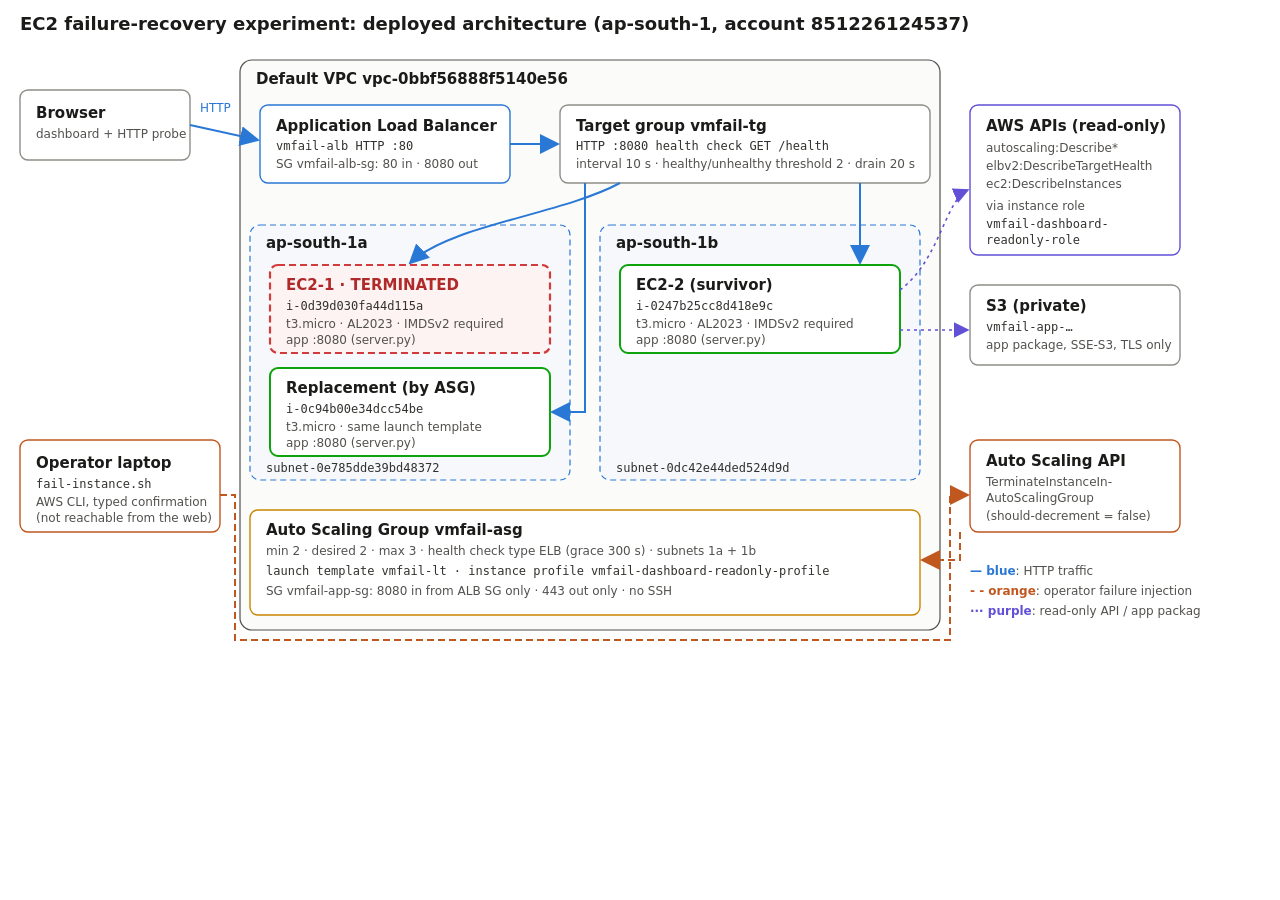
<file: evidence/tools/architecture.html>
<!doctype html>
<html><head><meta charset="utf-8"><style>
body{margin:0;background:#fff;font-family:system-ui,-apple-system,"Segoe UI",Roboto,Arial,sans-serif}
svg text{fill:#1b1b1a}
.t{font:600 15px system-ui,sans-serif}.s{font:12px system-ui,sans-serif;fill:#52514e}.m{font:12px ui-monospace,Menlo,Consolas,monospace;fill:#33322f}
.box{fill:#fff;stroke:#8f8e88;stroke-width:1.4;rx:8}
.zone{fill:#f6f8fb;stroke:#2a78d6;stroke-width:1.2;stroke-dasharray:6 4}
.vpc{fill:#fbfbf9;stroke:#52514e;stroke-width:1.2}
.arrow{stroke:#2a78d6;stroke-width:2;fill:none;marker-end:url(#a)}
.ctl{stroke:#c0571f;stroke-width:2;fill:none;marker-end:url(#b);stroke-dasharray:7 4}
.ro{stroke:#6250d6;stroke-width:1.6;fill:none;marker-end:url(#c);stroke-dasharray:3 4}
.fail{stroke:#d03b3b;stroke-width:2.2}
</style></head><body>
<svg width="1200" height="670" viewBox="0 0 1200 670">
<defs>
 <marker id="a" markerWidth="10" markerHeight="10" refX="9" refY="5" orient="auto"><path d="M0,0 L10,5 L0,10z" fill="#2a78d6"/></marker>
 <marker id="b" markerWidth="10" markerHeight="10" refX="9" refY="5" orient="auto"><path d="M0,0 L10,5 L0,10z" fill="#c0571f"/></marker>
 <marker id="c" markerWidth="10" markerHeight="10" refX="9" refY="5" orient="auto"><path d="M0,0 L10,5 L0,10z" fill="#6250d6"/></marker>
</defs>
<text x="20" y="30" class="t" style="font-size:18px">EC2 failure-recovery experiment: deployed architecture (ap-south-1, account 851226124537)</text>

<!-- clients -->
<rect class="box" x="20" y="90" width="170" height="70"/><text x="36" y="118" class="t">Browser</text><text x="36" y="138" class="s">dashboard + HTTP probe</text>
<rect class="box" x="20" y="440" width="200" height="92" style="stroke:#c0571f"/><text x="36" y="468" class="t">Operator laptop</text><text x="36" y="488" class="m">fail-instance.sh</text><text x="36" y="506" class="s">AWS CLI, typed confirmation</text><text x="36" y="522" class="s">(not reachable from the web)</text>

<!-- VPC -->
<rect class="vpc" x="240" y="60" width="700" height="570" rx="12"/>
<text x="256" y="84" class="t">Default VPC vpc-0bbf56888f5140e56</text>

<rect class="box" x="260" y="105" width="250" height="78" style="stroke:#2a78d6"/>
<text x="276" y="131" class="t">Application Load Balancer</text><text x="276" y="150" class="m">vmfail-alb  HTTP :80</text><text x="276" y="168" class="s">SG vmfail-alb-sg: 80 in · 8080 out</text>
<rect class="box" x="560" y="105" width="370" height="78"/>
<text x="576" y="131" class="t">Target group vmfail-tg</text><text x="576" y="150" class="m">HTTP :8080  health check GET /health</text><text x="576" y="168" class="s">interval 10 s · healthy/unhealthy threshold 2 · drain 20 s</text>

<rect class="zone" x="250" y="225" width="320" height="255" rx="10"/><text x="266" y="248" class="t">ap-south-1a</text><text x="266" y="472" class="m">subnet-0e785dde39bd48372</text>
<rect class="zone" x="600" y="225" width="320" height="255" rx="10"/><text x="616" y="248" class="t">ap-south-1b</text><text x="616" y="472" class="m">subnet-0dc42e44ded524d9d</text>

<rect class="box fail" x="270" y="265" width="280" height="88" style="stroke-dasharray:7 4;fill:#fdf3f3"/>
<text x="286" y="290" class="t" style="fill:#b02a2a">EC2-1 · TERMINATED</text><text x="286" y="310" class="m">i-0d39d030fa44d115a</text><text x="286" y="328" class="s">t3.micro · AL2023 · IMDSv2 required</text><text x="286" y="344" class="s">app :8080 (server.py)</text>
<rect class="box" x="270" y="368" width="280" height="88" style="stroke:#0ca30c;stroke-width:2"/>
<text x="286" y="393" class="t">Replacement (by ASG)</text><text x="286" y="413" class="m">i-0c94b00e34dcc54be</text><text x="286" y="431" class="s">t3.micro · same launch template</text><text x="286" y="447" class="s">app :8080 (server.py)</text>
<rect class="box" x="620" y="265" width="280" height="88" style="stroke:#0ca30c;stroke-width:2"/>
<text x="636" y="290" class="t">EC2-2 (survivor)</text><text x="636" y="310" class="m">i-0247b25cc8d418e9c</text><text x="636" y="328" class="s">t3.micro · AL2023 · IMDSv2 required</text><text x="636" y="344" class="s">app :8080 (server.py)</text>

<rect class="box" x="250" y="510" width="670" height="105" style="stroke:#c98500"/>
<text x="266" y="535" class="t">Auto Scaling Group vmfail-asg</text><text x="266" y="555" class="s">min 2 · desired 2 · max 3 · health check type ELB (grace 300 s) · subnets 1a + 1b</text>
<text x="266" y="575" class="m">launch template vmfail-lt · instance profile vmfail-dashboard-readonly-profile</text>
<text x="266" y="595" class="s">SG vmfail-app-sg: 8080 in from ALB SG only · 443 out only · no SSH</text>

<!-- AWS APIs -->
<rect class="box" x="970" y="105" width="210" height="150" style="stroke:#6250d6"/>
<text x="986" y="131" class="t">AWS APIs (read-only)</text><text x="986" y="152" class="s">autoscaling:Describe*</text><text x="986" y="170" class="s">elbv2:DescribeTargetHealth</text><text x="986" y="188" class="s">ec2:DescribeInstances</text><text x="986" y="210" class="s">via instance role</text><text x="986" y="228" class="m">vmfail-dashboard-</text><text x="986" y="244" class="m">readonly-role</text>
<rect class="box" x="970" y="285" width="210" height="80"/>
<text x="986" y="311" class="t">S3 (private)</text><text x="986" y="331" class="m">vmfail-app-…</text><text x="986" y="349" class="s">app package, SSE-S3, TLS only</text>
<rect class="box" x="970" y="440" width="210" height="92" style="stroke:#c0571f"/>
<text x="986" y="466" class="t">Auto Scaling API</text><text x="986" y="486" class="s">TerminateInstanceIn-</text><text x="986" y="502" class="s">AutoScalingGroup</text><text x="986" y="520" class="s">(should-decrement = false)</text>

<!-- flows -->
<path class="arrow" d="M190 125 L258 140"/>
<path class="arrow" d="M510 144 L558 144"/>
<path class="arrow" d="M620 183 C 560 215, 450 225, 410 263"/>
<path class="arrow" d="M860 183 L860 263"/>
<path class="arrow" d="M585 183 L585 412 L552 412"/>
<path class="ctl" d="M220 495 L235 495 L235 640 L950 640 L950 495 L968 495"/>
<path class="ctl" d="M960 532 L960 560 L922 560"/>
<path class="ro" d="M900 290 C 940 260, 945 200, 968 190"/>
<path class="ro" d="M900 330 L968 330"/>
<text x="970" y="575" class="s"><tspan style="fill:#2a78d6;font-weight:600">— blue</tspan>: HTTP traffic</text><text x="970" y="595" class="s"><tspan style="fill:#c0571f;font-weight:600">- - orange</tspan>: operator failure injection</text><text x="970" y="615" class="s"><tspan style="fill:#6250d6;font-weight:600">··· purple</tspan>: read-only API / app package</text>
<text x="200" y="112" class="s" style="fill:#2a78d6">HTTP</text>
</svg></body></html>
</file>
